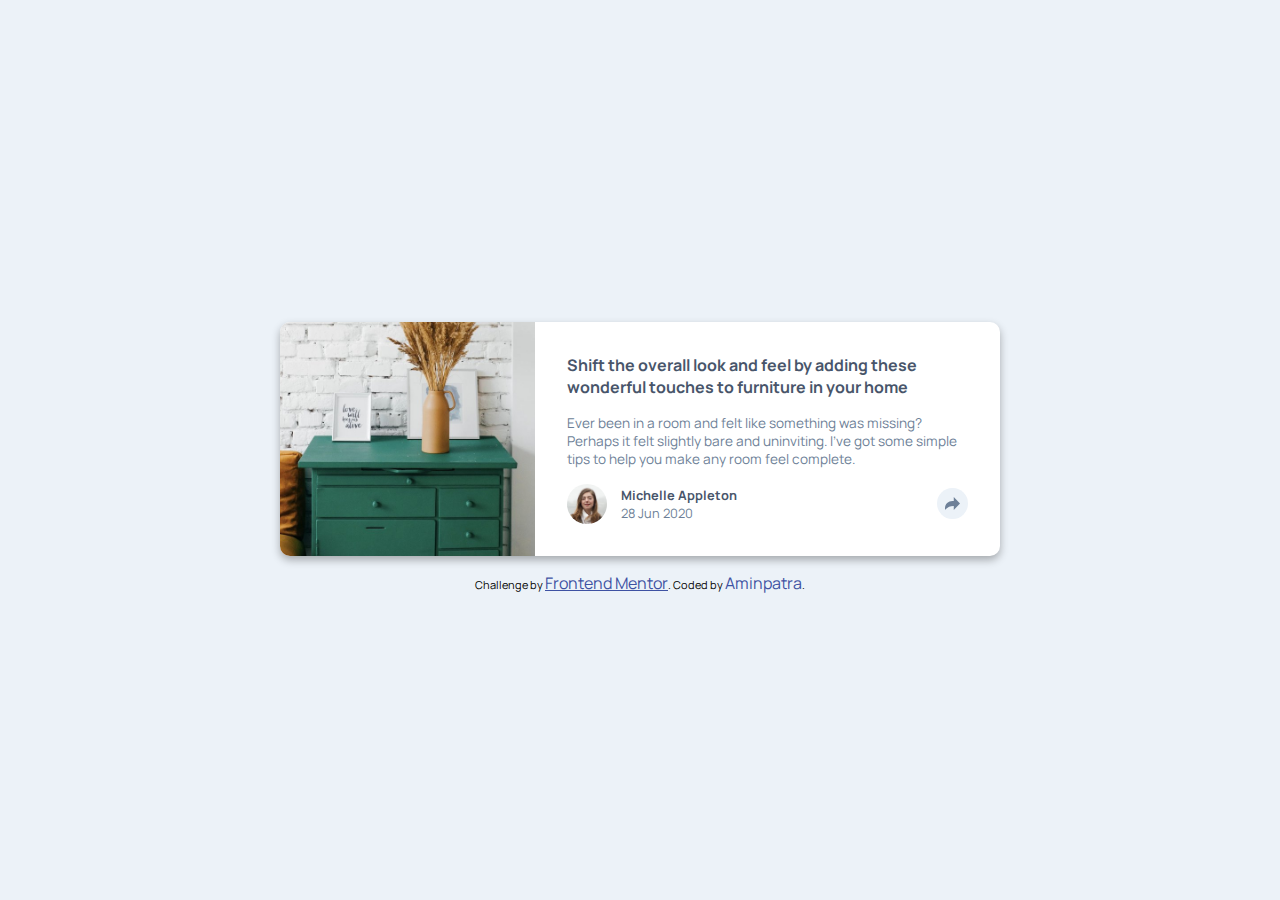
<file: projcet_1/article_preview/index.html>
<!DOCTYPE html>
<html lang="en">

<head>
  <meta charset="UTF-8">
  <meta name="viewport" content="width=device-width, initial-scale=1.0">
  <!-- displays site properly based on user's device -->

  <link rel="icon" type="image/png" sizes="32x32" href="./images/favicon-32x32.png">
  <link rel="stylesheet" href="style.css">
  <script defer src="main.js"></script>
  <title>Frontend Mentor | Article preview component</title>
</head>

<body>
  <div class="container">
    <div class="image">
      <img src="images/drawers.jpg" alt="drawers image">
    </div>

    <div class="inner__content">
      <div class="disc">
        <p class="bold">Shift the overall look and feel by adding these wonderful
          touches to furniture in your home
        </p>
        <p class="norm">Ever been in a room and felt like something was missing? Perhaps
          it felt slightly bare and uninviting. I’ve got some simple tips
          to help you make any room feel complete.</p>
      </div>
      <div class="author">
        <div class="author__wrap">
          <div class="author__img">
            <img src="images/avatar-michelle.jpg" alt="person image">
          </div>
          <div class="author__details">
            <div class="author__details--name">Michelle Appleton</div>
            <div class="author__details--date">28 Jun 2020</div>
          </div>
        </div>
        <div class="share">
          <img class="share_button1" src="images/icon-share.svg" alt="share icon">
        </div>
      </div>
    </div>
    <div class="share__click disable">
      <div class="padding flex">
        <div class="social">
          <p>SHARE</p>
          <a href="#"><img src="images/icon-facebook.svg" alt="facebook icon"></a>
          <a href="#"><img src="images/icon-twitter.svg" alt="twitter icon"></a>
          <a href="#"><img src="images/icon-pinterest.svg" alt="pinterest icon"></a>
        </div>
        <div class="share two">
          <img class="share_button2" src="images/icon-share.svg" alt="share icon">
        </div>
      </div>
    </div>
  </div>

  <div class="attribution">
    Challenge by <a href="https://www.frontendmentor.io?ref=challenge" class="hoverEffect" target="_blank">Frontend
      Mentor</a>.
    Coded by <a href="https://www.instagram.com/aminpatra0/" class="hoverEffect" style="text-decoration: none;"
      target="_blank">Aminpatra</a>.
  </div>
</body>

</html>
</file>
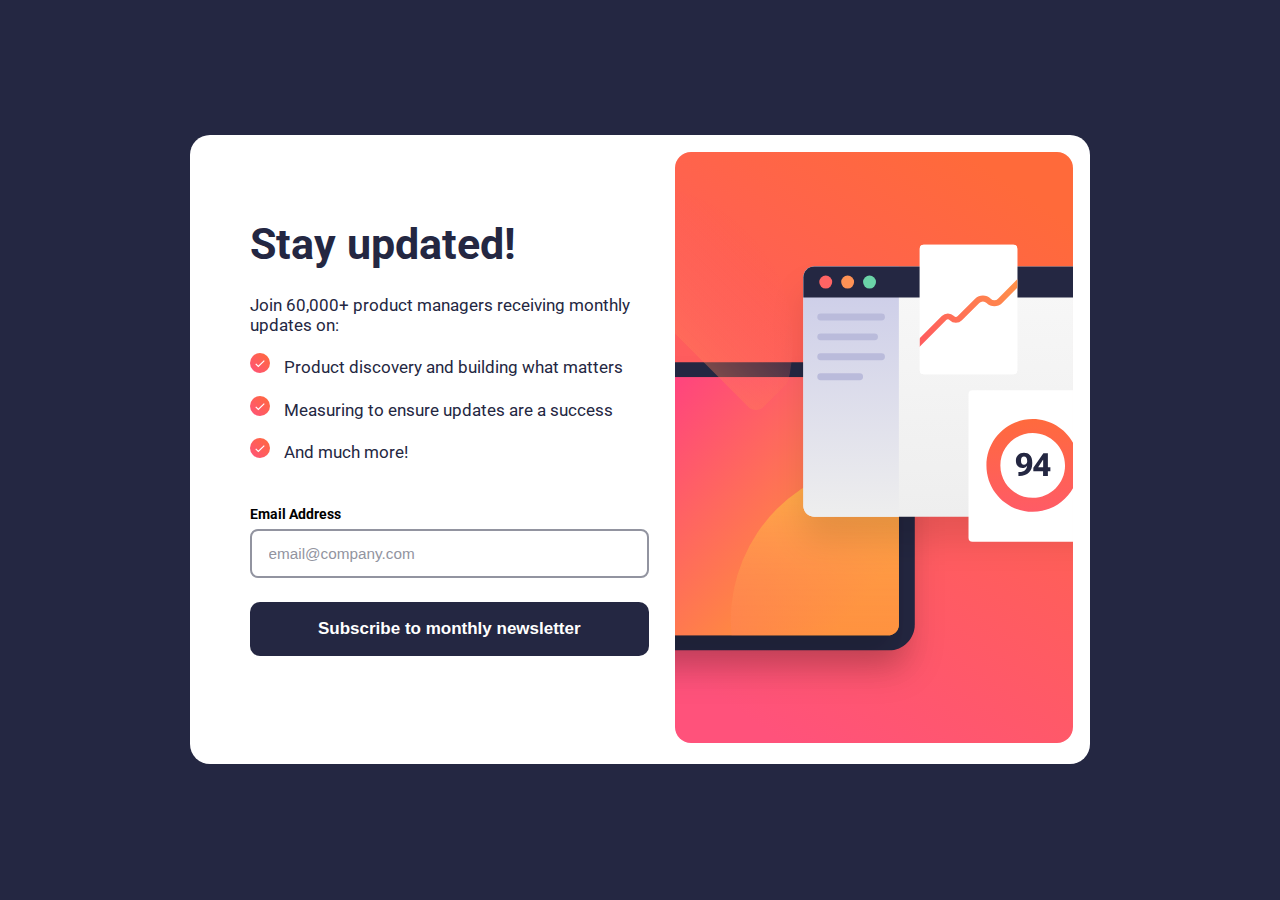
<file: project_2-junior/newsletter-sign-up/index.html>
<!DOCTYPE html>
<html lang="en">

<head>
  <meta charset="UTF-8">
  <meta name="viewport" content="width=device-width, initial-scale=1.0">
  <meta name="description" content="simple implementation on form validation using JavaScript">

  <link rel="icon" type="image/png" sizes="32x32" href="./assets/images/favicon-32x32.png">
  <link rel="stylesheet" href="style.css">
  <script defer src="main.js"></script>
  <title>Frontend Mentor | Newsletter sign-up form with success message</title>
</head>

<body>
  <div class="container" id="container">
    <picture class="image">
      <source media="(min-width: 600px)" srcset="assets/images/illustration-sign-up-desktop.svg">
      <img src="assets/images/illustration-sign-up-mobile.svg" alt="A Perfume image">
    </picture>
    <div class="card__body">
      <div class="card__body--header">
        <h1>Stay updated!</h1>
      </div>
      <div class="card__body--par">
        <p>Join 60,000+ product managers receiving monthly updates on:</p>
      </div>
      <div class="card__body--points">
        <ul>
          <li>Product discovery and building what matters
          </li>
          <li>Measuring to ensure updates are a success
          </li>
          <li>And much more!</li>
        </ul>
      </div>
      <form id="form" novalidate>
        <div class="labels">
          <label for="email">Email Address</label>
          <div id="errorEmailMessage"></div>
        </div>
        <input type="text" name="email" id="email" placeholder="email@company.com">
        <input type="submit" value="Subscribe to monthly newsletter" name="subscribe" id="subscribe">
      </form>
    </div>
  </div>

  <div class="success disable" id="success">
    <div class="thanks">
      <div class="success__img">
        <img src="assets/images/icon-success.svg" alt="success icon">
      </div>

      <div class="success__header">
        <h1>Thanks for subscribing!</h1>
      </div>
      <div class="success__par">
        <p>A confirmation email has been sent to <span id="printEmail"></span>.
          Please open it and click the button inside to confirm your subscription.</p>
      </div>
    </div>
    <div class="dismiss" id="dismiss">
      <button>Dismiss message</button>
    </div>
  </div>

  <div class="attribution disable">
    Challenge by <a href="https://www.frontendmentor.io?ref=challenge" target="_blank">Frontend Mentor</a>.
    Coded by <a href="#">Your Name Here</a>.
  </div>
</body>

</html>
</file>
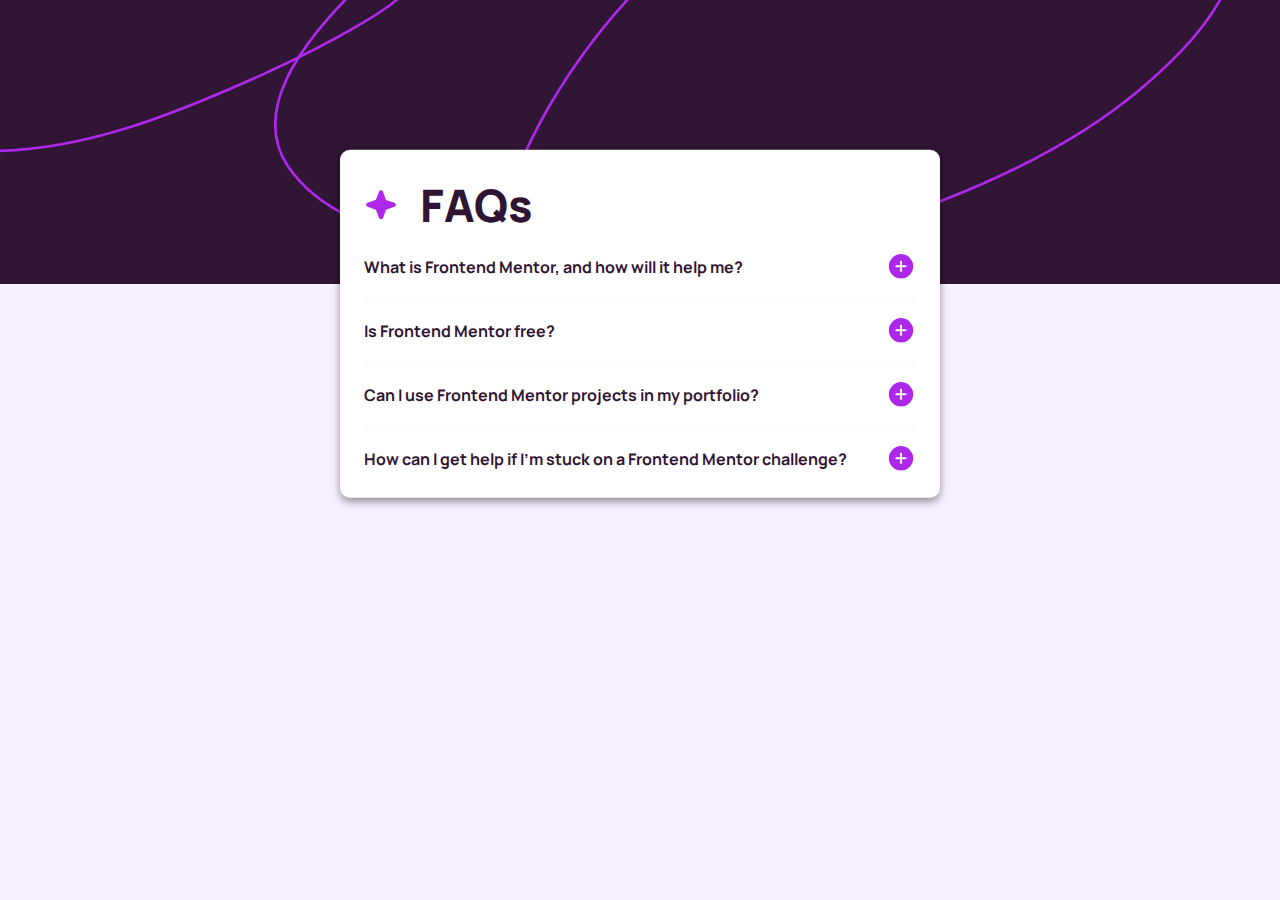
<file: project_3-newPie/faq-accordion-main/index.html>
<!DOCTYPE html>
<html lang="en">

<head>
  <meta charset="UTF-8">
  <meta name="viewport" content="width=device-width, initial-scale=1.0">


  <link rel="icon" type="image/png" sizes="32x32" href="./assets/images/favicon-32x32.png">
  <link rel="stylesheet" href="style.css">
  <script src="main.js" defer></script>
  <title>Frontend Mentor | FAQ accordion</title>


</head>

<body>
  <main>
    <div class="upper-image">
      <picture class="image">
        <source media="(min-width: 600px)" srcset="assets/images/background-pattern-desktop.svg">
        <img src="assets/images/background-pattern-mobile.svg" alt="smooth background image">
      </picture>
    </div>

    <div class="lower-page"></div>

    <div class="container">
      <header>
        <div class="flex not">
          <img src="assets/images/icon-star.svg" alt="star Icon" class="star">
          <h1>FAQs</h1>
        </div>
      </header>
      <article>
        <div class="flex">
          <h4 data-open="one">What is Frontend Mentor, and how will it help me?</h4>
          <img src="assets/images/icon-plus.svg" alt="plus icon" id="plus" data-open="one">
          <img class="disable" src="assets/images/icon-minus.svg" alt="minus icon" id="minus">
        </div>
        <div class="content one disable">
          <p>Frontend Mentor offers realistic coding challenges to help developers improve their
            frontend coding skills with projects in HTML, CSS, and JavaScript. It's suitable for
            all levels and ideal for portfolio building.</p>
        </div>
      </article>

      <article>
        <div class="flex" >
          <h4>Is Frontend Mentor free?</h4>
          <img src="assets/images/icon-plus.svg" alt="plus icon" id="plus">
          <img class="disable" src="assets/images/icon-minus.svg" alt="minus icon" id="minus">
        </div>
        <div class="content two disable">
          <p>
            Yes, Frontend Mentor offers both free and premium coding challenges, with the free
            option providing access to a range of projects suitable for all skill levels.</p>
        </div>
      </article>

      <article>
        <div class="flex" >
          <h4>Can I use Frontend Mentor projects in my portfolio?</h4>
          <img src="assets/images/icon-plus.svg" alt="plus icon" id="plus">
          <img class="disable" src="assets/images/icon-minus.svg" alt="minus icon" id="minus">
        </div>
        <div class="content three disable">
          <p>Yes, you can use projects completed on Frontend Mentor in your portfolio. It's an excellent
            way to showcase your skills to potential employers!</p>
        </div>
      </article>

      <article>
        <div class="flex">
          <h4>How can I get help if I'm stuck on a Frontend Mentor challenge?</h4>
          <img src="assets/images/icon-plus.svg" alt="plus icon" id="plus">
          <img class="disable" src="assets/images/icon-minus.svg" alt="minus icon" id="minus">
        </div>
        <div class="content four disable">
          <p>The best place to get help is inside Frontend Mentor's Discord community. There's a help
            channel where you can ask questions and seek support from other community members.</p>
        </div>
      </article>

    </div>
    <!-- <div class="attribution">
      Challenge by <a href="https://www.frontendmentor.io?ref=challenge" target="_blank">Frontend Mentor</a>.
      Coded by <a href="#">Aminpatra</a>.
    </div> -->
  </main>

</body>

</html>
</file>
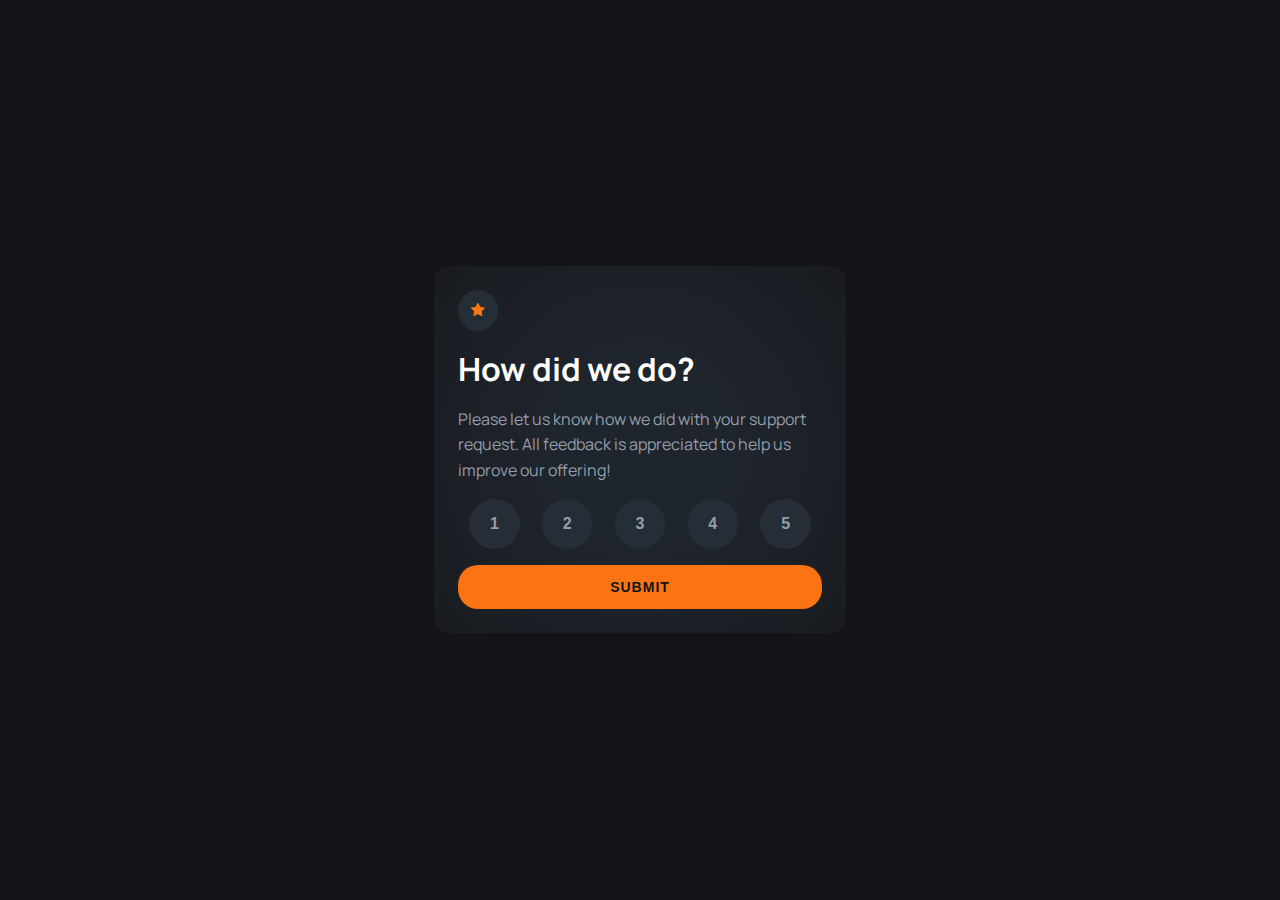
<file: project_4-newPie/interactive-rating-component-main/index.html>
<!DOCTYPE html>
<html lang="en">

<head>
  <meta charset="UTF-8">
  <meta name="viewport" content="width=device-width, initial-scale=1.0">
  <!-- displays site properly based on user's device -->

  <link rel="icon" type="image/png" sizes="32x32" href="./images/favicon-32x32.png">
  <link rel="stylesheet" href="style.css">
  <script defer src="main.js"></script>
  <title>Frontend Mentor | Interactive rating component</title>

</head>

<body>
  <div class="card " id="card">
    <div class="card__star">
      <img src="images/icon-star.svg" alt="Start Icon">
    </div>
    <div class="card__desc">
      <h1>How did we do?</h1>
      <p>Please let us know how we did with your support request. All feedback is appreciated
        to help us improve our offering!</p>
    </div>
    <div class="card__rating flex">
      <button class="rating">1</button>
      <button class="rating">2</button>
      <button class="rating">3</button>
      <button class="rating">4</button>
      <button class="rating">5</button>
    </div>
    <div class="card__submit">
      <button type="submit" id="submit">Submit</button>
    </div>
  </div>
  <div class="thank col disable" id="thank">
    <div class="thank__image">
      <img src="images/illustration-thank-you.svg" alt="thank you">
    </div>
    <div class="thank__rating">
      
    </div>
    <div class="thank__desc">
      <h2>Thank you!</h2>
      <p>We appreciate you taking the time to give a rating. If you ever need more support,
        don’t hesitate to get in touch!</p>
    </div>
  </div>
</body>

</html>
</file>
<file: projcet_1/article_preview/style.css>
@import url('https://fonts.googleapis.com/css2?family=Manrope:wght@200..800&family=Open+Sans:ital,wght@0,300..800;1,300..800&display=swap');

/* - Weights: 500, 700 */

*, *::after, *::before {margin: 0; padding: 0; box-sizing: border-box;}
img {max-inline-size: 100%; block-size: auto; height: 100%; object-fit: cover;}

:root {
  --Very-Dark-Grayish-Blue: hsl(217, 19%, 35%);
  --Desaturated-Dark-Blue: hsl(214, 17%, 51%);
  --Grayish-Blue: hsl(212, 23%, 69%);
  --Light-Grayish-Blue: hsl(210, 46%, 95%);
}

body {
  font-family: "Manrope", sans-serif;
  font-optical-sizing: auto;
  min-height: calc(100vh - 1px);
  height: auto;
  display: flex;
  flex-direction: column;
  justify-content: center;
  align-items: center;
  background-color: var(--Light-Grayish-Blue);
}

.container {
  max-width: 327px;
  border-radius: 10px;
  overflow: hidden;
  background-color: #FFFFFF;
  box-shadow: 0px 4px 8px rgba(0,0,0,.3);
  margin: 1rem;
}

@media (min-width: 600px) {
  .container {
    display: flex;
    max-width: 720px;
  }
}


.image {
  margin-top: -4rem;
}

@media (min-width: 600px) {
  .image {
    margin-top: 0;
  }
}

.inner__content {
  padding: 1rem 2rem;
}

@media (min-width: 600px) {
  .inner__content {
    padding: 2rem;
  }
}

.inner__content .bold {
  color: var(--Very-Dark-Grayish-Blue);
  font-weight: bold;
  margin-bottom: 1em;
}

.inner__content .norm {
  color: var(--Desaturated-Dark-Blue);
  font-size: .85rem;
}

.author {
  display: flex;
  justify-content: space-between;
  align-items: center;
  margin-top: 1em;
  transition: opacity .5s ease-in-out;
  opacity: 1;

  .author__img {
    height: 40px;
  }
  
  .author__img img{
    border-radius: 50%;
  }

  .author__wrap {
    display: flex;
    align-items: center;
  }
  
  .author__details {
    margin-left: .9em;
  }

  .author__details--date {
    color: var(--Desaturated-Dark-Blue);
  }

  .author__details--name {
    color: var(--Very-Dark-Grayish-Blue);
    font-weight: bold;
  }

  .author__details--name,
  .author__details--date {
    font-size: .8rem;
  }

  @starting-style {
    opacity: 0;
  }
}

.share {
  background-color: var(--Light-Grayish-Blue);
  padding: .3rem .5rem;
  border-radius: 50%;
  cursor: pointer;
}

@media (min-width: 600px) {
  .container {
    position: relative;
  }
}
@media (min-width: 600px) {
  .container {
    overflow: visible;
  }

  .image {
    border-top-left-radius: 10px;
    border-bottom-left-radius: 10px;
    overflow: hidden;
  }
}

.disable {
  display: none;
}

.share__click {
  background-color: var(--Very-Dark-Grayish-Blue);
  padding: .75rem 2rem;
  transition: opacity .5s ease-in-out;
  opacity: 1;

  @starting-style {
    opacity: 0;
  }
}

.share_button1,
.share_button2 {
  cursor: pointer;
}

.flex {
  display: flex;
  justify-content: space-between;
}

.share_button2 {
  height: 14px;
  filter: brightness(100);
}

.share.two {
  background-color: var(--Desaturated-Dark-Blue);
}
@media (min-width : 600px) {
  .share__click {
    position: absolute;
    bottom: 35%;
    right: -50px;
    min-width: 248px;
    border-radius: 10px;
  }

  .share__click::after {
    content: "";
    position: absolute;
    display: block;
    bottom: -20px;
    right: 88px;
    border: 10px solid var(--Very-Dark-Grayish-Blue);
    border-left-color: transparent;
    border-right-color: transparent;
    border-bottom-color: transparent;
  }

  .share.two {
    display: none;
  }

}


.social {
  display: flex;
  flex-basis: 70%;
  justify-content: space-between;
  align-items: center;
  p {
    color: var(--Light-Grayish-Blue);
    letter-spacing: 3px;
  }
  img {
    height: 20px;
    transition: transform .3s ease;
    cursor: pointer;
  }
  img:hover {
    transform: scale(1.3) rotate(-3deg);
  }
}

@media (min-width: 600px) {
  .social {
    flex-basis: 100%;
  }
}

@media (min-width: 600px) and (max-width: 800px) {
  .container {
    max-width: 600px;
  }
}


.hoverEffect::before {
  /*Then this*/
  transform: scaleX(0);
  transform-origin: bottom right;
}
.hoverEffect:hover::before {
  /*first occurs*/
  transform: scaleX(1);
  transform-origin: bottom left;
}
.hoverEffect::before {
  content: "";
  display: block;
  position: absolute;
  top: 0; left: 0; right: 0; bottom: 0;
  inset: 0 0 0 0;
  z-index: -1;
  transition: transform .3s ease;
  background-color: rgba(171, 173, 171, 0.616);
}

.hoverEffect {
  font-size: 1rem;
  position: relative;
}

.attribution { font-size: 11px; text-align: center; }
.attribution a { color: hsl(228, 45%, 44%); }
</file>
<file: project_2-junior/newsletter-sign-up/style.css>
@import url('https://fonts.googleapis.com/css2?family=Manrope:wght@200..800&family=Open+Sans:ital,wght@0,300..800;1,300..800&family=Roboto:ital,wght@0,100;0,300;0,400;0,500;0,700;0,600;1,100;1,300;1,400;1,500;1,700;1,600&display=swap');
/* 400 or 700 */
*, *::after, *::before {margin: 0;padding: 0;box-sizing: border-box;}

:root {
  --Tomato: hsl(4, 100%, 67%);
  --Dark-Slate-Grey: hsl(234, 29%, 20%);
  --Charcoal-Grey: hsl(235, 18%, 26%);
  --Grey: hsl(231, 7%, 60%);
  --White: hsl(0, 0%, 100%);
}

@media (min-width: 600px) {
  html {
    font-size: 17px;
  }
}

body {
  font-family: "Roboto", sans-serif;
  min-height: calc(100vh - 1px);
  height: auto;
}

@media (min-width: 600px) {
  body {
    display: flex;
    justify-content: center;
    align-items: center;
    background-color: var(--Dark-Slate-Grey);
  }
}

.container {
  min-height: calc(100vh - 1px);
  display: flex;
  flex-direction: column;
  transition: opacity .5s ease;

  @starting-style {
    opacity: 0;
  }
}

@media (min-width: 600px) {
  .container {
    min-height: unset;
    flex-direction: row-reverse;
    max-width: 900px;
    background-color: white;
    border-radius: 20px;
    padding: 1rem;
  }
}

img {max-block-size: 100%;}

picture img{
  width: 100%;
}

@media (min-width: 600px) {
  picture.image {
    flex-basis: 50%;
  }
}

.card__body {
  padding: 2em 1.5em;
  min-height: 100%;
}

@media (min-width: 600px) {
  .card__body {
    flex-basis: 58%;
    padding: 4em 1.5em 4em 2.5em;
  }
}

.card__body--header h1 {
  font-size: 2.5rem;
  margin-bottom: .6em;
  color: var(--Dark-Slate-Grey);
}

.card__body--par p{
  margin-bottom: 1.2em;
  color: var(--Dark-Slate-Grey);
}

.card__body--points ul li img {
  width: 21px;
}


.card__body--points ul {
  list-style: none; 
}

.card__body--points ul li {
  position: relative;
  padding-left: 2rem;
  margin-bottom: 1em;
  line-height: 1.5;
  color: var(--Dark-Slate-Grey);
}

.card__body--points ul li::before {
  content: '';
  position: absolute;
  top: 32%;
  left: 0;
  transform: translateY(-50%);
  width: 20px; 
  height: 20px; 
  background-image: url('assets/images/icon-success.svg');
  background-size: cover;
  background-repeat: no-repeat;
}


.labels {
  margin-top: 2.4em;
}

.labels label,
#errorEmailMessage {
  font-size: .8rem;
  font-weight: 700;
}

#email{
  outline: none;
  margin: .4rem 0;
  padding: .8rem 1rem;
  border: 2px solid var(--Grey);
  border-radius: 8px;
  width: 100%;
  font-size: .9rem;
  &::placeholder {
    color: var(--Grey);
  }
  transition: .3s border ease;
}

#email:focus {
  border: 2px solid var(--Dark-Slate-Grey);
}

#email.error, 
#errorEmailMessage.error {
  color: var(--Tomato);
  border-color: var(--Tomato);
}

#email.error {
  background-color: hsla(4, 100%, 67%, .25);
}
#email.error::placeholder {
  color: var(--Tomato);
}

#email.succ, 
#errorEmailMessage.succ {
  color: #52b963;
  border-color: #52b963;
}

#email.succ {
  background-color: #79d3883a;
}
#email.succ::placeholder {
  color: #52b963;
}

.success {
  transition: opacity .3s ease;

  @starting-style {
    opacity: 0;
  }
}

#subscribe,
#dismiss button {
  margin-top: 1em;
  text-align: center;
  background-color: var(--Dark-Slate-Grey);
  color: var(--White);
  border: none;
  border-radius: 10px;
  padding: 1rem 2rem;
  width: 100%;
  font-size: 1rem;
  font-weight: 700;
  cursor: pointer;
  transition: .3s background-color ease-in-out, .3s box-shadow ease-in-out;
}

#subscribe:hover,
#dismiss button:hover {
  background-color: var(--Tomato);
  box-shadow: 0px 8px 10px hsla(4, 100%, 67%, .5);
}

@media (min-width: 600px) and (max-width: 760px) {
  .container {
    position: relative;
  }
  #subscribe {
    position: absolute;
    bottom: 13px;
    left: 50%;
    transform: translateX(-50%);
    width: 450px;
  }
}

.success {
  display: flex;
  flex-direction: column;
  justify-content: space-around;
  min-height: calc(100vh - 1px);
}

.thanks,
#dismiss{
  padding: 1em 2em;
}

@media (min-width: 600px) {
  .success {
    background-color: white;
    min-height: unset;
    border-radius: 20px;
  }

  #dismiss button{
    font-size: .8rem;
    margin-top: -.5rem;
  }

  .success__img img {
    width: 50px;
  }
}

#dismiss, 
#subscribe {text-wrap: auto;}

.success__header h1 {
  font-size: 2.2rem;
  margin: 1.5em 0em .5em;
  max-width: 327px;
  line-height: .9;
}

.success__par {
  max-width: 327px;
}

#printEmail {
  color: var(--Dark-Slate-Grey);
  font-weight: 700;
}

.attribution {font-size: 11px;text-align: center;}
.attribution a {color: hsl(228, 45%, 44%);}


.disable {
  display: none;
}

.labels {
  display: flex;
  justify-content: space-between;
}
</file>
<file: project_3-newPie/faq-accordion-main/style.css>
@import url('https://fonts.googleapis.com/css2?family=Manrope:wght@200..800&family=Open+Sans:ital,wght@0,300..800;1,300..800&family=Red+Hat+Text:ital,wght@0,300..700;1,300..700&family=Roboto:ital,wght@0,100;0,300;0,400;0,500;0,700;0,900;1,100;1,300;1,400;1,500;1,700;1,900&family=Work+Sans:ital,wght@0,100..900;1,100..900&display=swap');

/* 400, 600, 700 */

*, *::after, *::before {margin: 0;padding: 0;box-sizing: border-box;}

:root {
  --White: hsl(0, 0%, 100%);
  --Light-pink: hsl(275, 100%, 97%);
  --Grayish-purple: hsl(292, 16%, 49%);
  --Dark-purple: hsl(292, 42%, 14%);
  --pink: hsl(281, 83%, 54%);
}

body {
  min-height: calc(100vh - 1px);
  height: auto;
  font-family: "Manrope";
  background-color: var(--Light-pink);
  position: relative;
}

/* @media (min-width: 1000px) {
  
} */


img {max-inline-size: 100%; block-size: auto; height: 100%; object-fit: cover;}
picture img {
  width: 100%;
}


.container {
  position: absolute;
  left: 50%;
  transform: translate(-50%, -20%);
  min-width: 300px;
  padding: 1.5rem;
  background-color: var(--White);
  height: fit-content;
  box-shadow: 0 4px 8px rgba(0,0,0,.4);
  border-radius: 10px;
}

@media (min-width: 1000px) {
  .container {
    min-width: 600px;
    transform: translate(-50%, -40%);
  }
}

header  {
  h1 {
    font-size: clamp(1.8rem, calc(2rem + 1vw), 3rem);
    font-weight: 900;
    margin-left: .5em;
    color: var(--Dark-purple);
  }
  img {
    width: clamp(21px, calc(21px + 1vw), 35px);;
  }
  margin-bottom: 1em;
}


.flex {
  display: inline-flex;
  width: 100%;
  align-items: center;
}

.flex:not(.not) {
  justify-content: space-between;
}

article+article {
  margin-top: 1em;
  border-top: 1px solid var(--Light-pink);
  padding-top: 1em;
}

article h4{
  color: var(--Dark-purple);
  font-size: 1rem;
  transition: color .3s ease-in-out;
  cursor: pointer;
  &:hover {
    color: var(--pink);
  }
}


.disable {
  display: none;
}

.content {
  p {
    transition: opacity .6s ease-in-out, height .6s ease-in-out; 
    font-size: 0.875rem;
    margin-top: .7em;
    color: var(--Grayish-purple);
    @starting-style {
      opacity: 0;
    }
  }
}

@media (min-width: 1000px) {
  .content {
    p {
      max-width: 550px;
    }
}
}



#plus,
#minus {
  cursor: pointer;
  transition: filter .7s ease-in-out;
}


#plus:hover,
#minus:hover {
  filter: hue-rotate(20deg);
}


.attribution { font-size: 11px; text-align: center; }
.attribution a { color: hsl(228, 45%, 44%); }
</file>
<file: project_4-newPie/interactive-rating-component-main/style.css>
@import url('https://fonts.googleapis.com/css2?family=Manrope:wght@200..800&family=Open+Sans:ital,wght@0,300..800;1,300..800&family=Overpass:ital,wght@0,100..900;1,100..900&family=Red+Hat+Text:ital,wght@0,300..700;1,300..700&family=Roboto:ital,wght@0,100;0,300;0,400;0,500;0,700;0,900;1,100;1,300;1,400;1,500;1,700;1,900&family=Work+Sans:ital,wght@0,100..900;1,100..900&display=swap');
/* 400, 700 */
/* font-family: "Manrope", serif; */

*, *::after, *::before {margin: 0; padding: 0; box-sizing: border-box;}
:root {
  --Orange: hsl(25, 97%, 53%);
  --White: hsl(0, 0%, 100%);
  --Light-Grey: hsl(217, 12%, 63%);
  --Dark-Blue: hsl(213, 19%, 18%);
  --Very-Dark-Blue: hsl(216, 12%, 8%);
}

body {
  display: flex;
  justify-content: center;
  align-items: center;
  min-height: calc(100vh - 1px);
  height: auto;
  font-family: "Manrope", serif;
  color: var(--White);
  background-color: var(--Very-Dark-Blue);
}

.card,
.thank {
  width: clamp(50%, 80%, 412px);
  max-width: 412px;
  padding: 1.5em;
  border-radius: 15px;
  background: rgb(37, 45, 55);
  background: radial-gradient(circle, rgb(37 45 55 / 67%) 34%, rgb(25 27 31) 100%);
}

.card__star, .rating {
  background-color: var(--Dark-Blue);
  width: fit-content;
  padding: .6em .8em;
  border-radius: 50%;
}

.card__star img {
  width: 14px;
}

.card__desc {
  margin: 1em 0;
  h1 {
    font-size: clamp(1.5rem, calc(1.5rem + 1vw), 2rem);
    margin-bottom: .5em;
  }
  
  p {
    font-size: clamp(0.7rem, calc(0.700rem + 1vw), 1rem);
    color: var(--Light-Grey);
    line-height: 1.6;
  }
}

.rating {
  border: none;
  color: var(--Light-Grey);
  font-size: clamp(0.7rem, calc(0.700rem + 1vw), 1rem);
  font-weight: 700;
  padding: 1em 1.3em;
  cursor: pointer;
  transition: background-color .3s ease-in-out;
  &:hover
  ,&.active {
    color: var(--Very-Dark-Blue);
  }
  &:hover {
    background-color: var(--Orange);
  }
  &.active {
    background-color: var(--White);
  }
}

.card__rating {
  margin-bottom: 1em;
}

.flex {
  display: flex;
  justify-content: space-around;
  flex-wrap: wrap;
}

.col {
  display: flex;
  flex-direction: column;
  align-items: center;
  text-align: center;
}

#submit {
  display: block;
  width: 100%;
  padding: 1em .5em;
  border: none;
  border-radius: 20px;
  font-size: 0.875rem;
  text-transform: uppercase;
  letter-spacing: 1px;
  font-weight: 700;
  color: var(--Very-Dark-Blue);
  background-color: var(--Orange);
  cursor: pointer;
  transition: background-color .3s ease-in-out;
  &:hover {
    background-color: var(--White);
  }
}

.disable {
  display: none;
} 


.thank__rating {
  color: var(--Orange);
  background-color: var(--Dark-Blue);
  padding: .4em 1.5em;
  border-radius: 25px;
  font-size: clamp(0.6rem, calc(0.600rem + 1vw), 1rem);
  margin: 1em 0;
}

.thank__desc {
  h2 {
    font-size: clamp(1.5rem, calc(1.5rem + 1vw), 2rem);
    margin-bottom: .5em;
  }
  p {
    font-size: clamp(0.7rem, calc(0.700rem + 1vw), 1rem);
    color: var(--Light-Grey);
    line-height: 1.6;
  }
}

.thank {
  transition: opacity .3s ease-in-out;
  @starting-style {
    opacity: 0;
  }
}


.attribution { font-size: 11px; text-align: center; }
.attribution a { color: hsl(228, 45%, 44%); }
</file>
